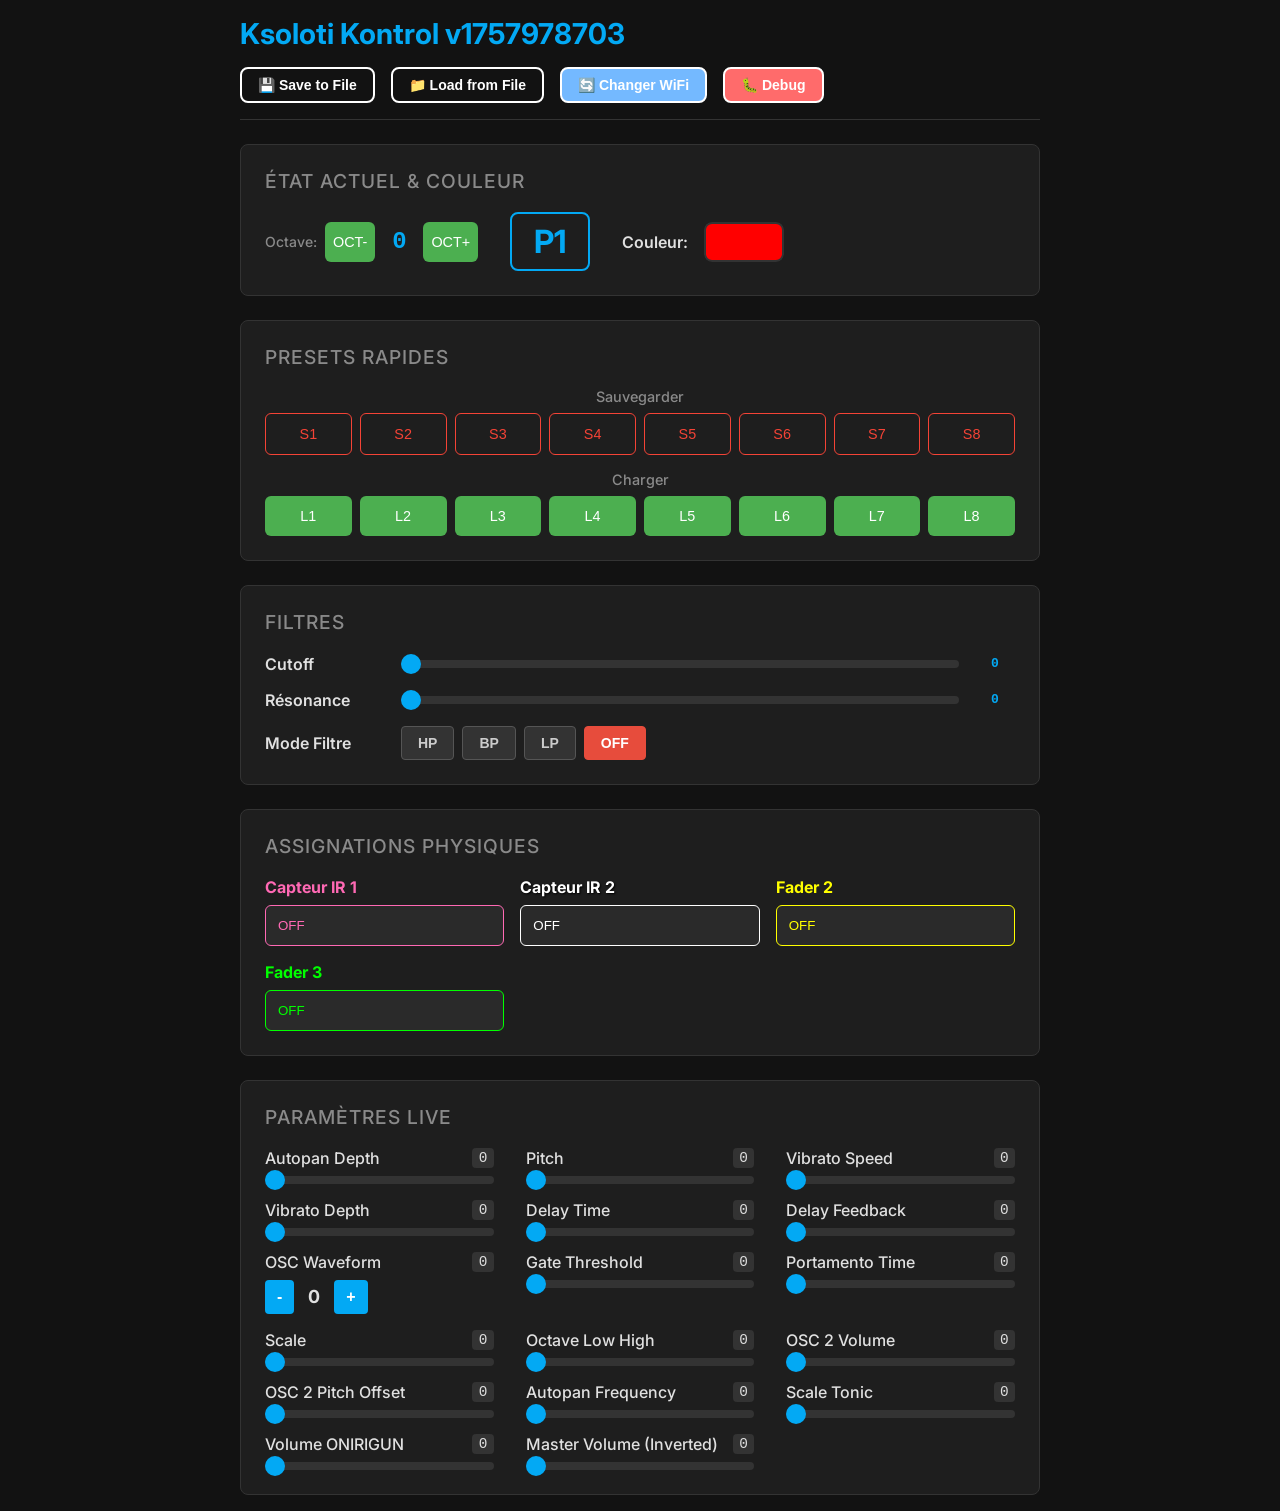
<file: data/index.html>
<!DOCTYPE html>
<html lang="fr">
<head>
    <meta charset="UTF-8">
    <meta name="viewport" content="width=device-width, initial-scale=1.0">
    <title>Ksoloti Kontrol v1757978703</title>
    <link rel="stylesheet" href="style.css">
</head>
<body>
    <div class="main-container">
        <header>
            <div class="header-content">
                <h1>Ksoloti Kontrol v1757978703</h1>
                <div class="backup-controls">
                    <button id="export-presets" class="backup-btn export-btn">💾 Save to File</button>
                    <button id="import-presets" class="backup-btn import-btn">📁 Load from File</button>
                    <button id="change-wifi" class="backup-btn wifi-btn">🔄 Changer WiFi</button>
                    <button id="debug-toggle" class="backup-btn debug-btn">🐛 Debug</button>
                    <input type="file" id="import-file" accept=".json" style="display: none;">
                </div>
            </div>
        </header>

        <!-- Zone de debug (masquée par défaut) -->
        <div id="debug-panel" class="debug-panel" style="display: none;">
            <div class="debug-header">
                <h3>🐛 Messages de Debug</h3>
                <button id="debug-clear" class="btn btn-small">Effacer</button>
                <button id="debug-refresh" class="btn btn-small">Actualiser</button>
            </div>
            <div id="debug-messages" class="debug-messages">
                <p>Chargement des messages de debug...</p>
            </div>
        </div>

        <!-- Interface unifiée -->
        <div class="main-content">
            <section id="control-status" class="card">
                <h2>État Actuel & Couleur</h2>
                <div class="control-status-grid">
                    <div class="octave-controls">
                        <label>Octave:</label>
                        <button id="octave-down" class="btn btn-load">OCT-</button>
                        <span id="octave-display" class="octave-value">0</span>
                        <button id="octave-up" class="btn btn-load">OCT+</button>
                    </div>
                    <div class="preset-status">
                        <span id="current-preset-display" class="preset-value">P1</span>
                    </div>
                    <div class="color-picker-container">
                        <label for="color-picker">Couleur:</label>
                        <input type="color" id="color-picker" value="#ff0000">
                        <div class="rgb-values" style="display: none;">
                            <span>R: <span id="rgb-red-value">255</span></span>
                            <span>G: <span id="rgb-green-value">0</span></span>
                            <span>B: <span id="rgb-blue-value">0</span></span>
                        </div>
                    </div>
                </div>
            </section>
            
            <!-- Section Presets intégrée dans Live Control -->
            <section id="presets" class="card">
                <h2>Presets Rapides</h2>
                <div class="presets-grid">
                    <div class="preset-group">
                        <label>Sauvegarder</label>
                        <div id="savePresetsContainer" class="preset-buttons">
                            <!-- Généré dynamiquement par JavaScript -->
                        </div>
                    </div>
                    <div class="preset-group">
                        <label>Charger</label>
                        <div id="loadPresetsContainer" class="preset-buttons">
                            <!-- Généré dynamiquement par JavaScript -->
                        </div>
                    </div>
                </div>
            </section>
            
            <!-- Section Filtres -->
            <section id="filters" class="card">
                <h2>Filtres</h2>
                <div class="filter-controls">
                    <div class="filter-row">
                        <label for="filter-cutoff">Cutoff</label>
                        <input type="range" id="filter-cutoff" class="fader" min="0" max="255" value="0">
                        <span class="value-display" id="filter-cutoff-value">0</span>
                    </div>
                    <div class="filter-row">
                        <label for="filter-reso">Résonance</label>
                        <input type="range" id="filter-reso" class="fader" min="0" max="255" value="0">
                        <span class="value-display" id="filter-reso-value">0</span>
                    </div>
                    <div class="filter-row">
                        <label>Mode Filtre</label>
                        <div class="filter-mode-controls">
                            <button class="btn-filter-mode" id="filter-hp" onclick="setFilterMode('HP')">HP</button>
                            <button class="btn-filter-mode" id="filter-bp" onclick="setFilterMode('BP')">BP</button>
                            <button class="btn-filter-mode" id="filter-lp" onclick="setFilterMode('LP')">LP</button>
                            <button class="btn-filter-mode active" id="filter-off" onclick="setFilterMode('OFF')">OFF</button>
                        </div>
                    </div>
                </div>
            </section>
            
            <!-- Section Assignations intégrée -->
            <section id="assignments" class="card">
                <h2>Assignations Physiques</h2>
                <div class="assignments-grid" id="assignmentsGrid">
                    <!-- Généré dynamiquement par JavaScript -->
                </div>
            </section>

            <section id="parameters" class="card">
                <h2>Paramètres Live</h2>
                <div class="params-grid" id="paramsGrid">
                    <!-- Généré dynamiquement par JavaScript -->
                </div>
            </section>
        </div>

        <!-- Zone de statut -->
        <div id="status" class="status"></div>
    </div>

    <script src="script.js"></script>
</body>
</html>
</file>
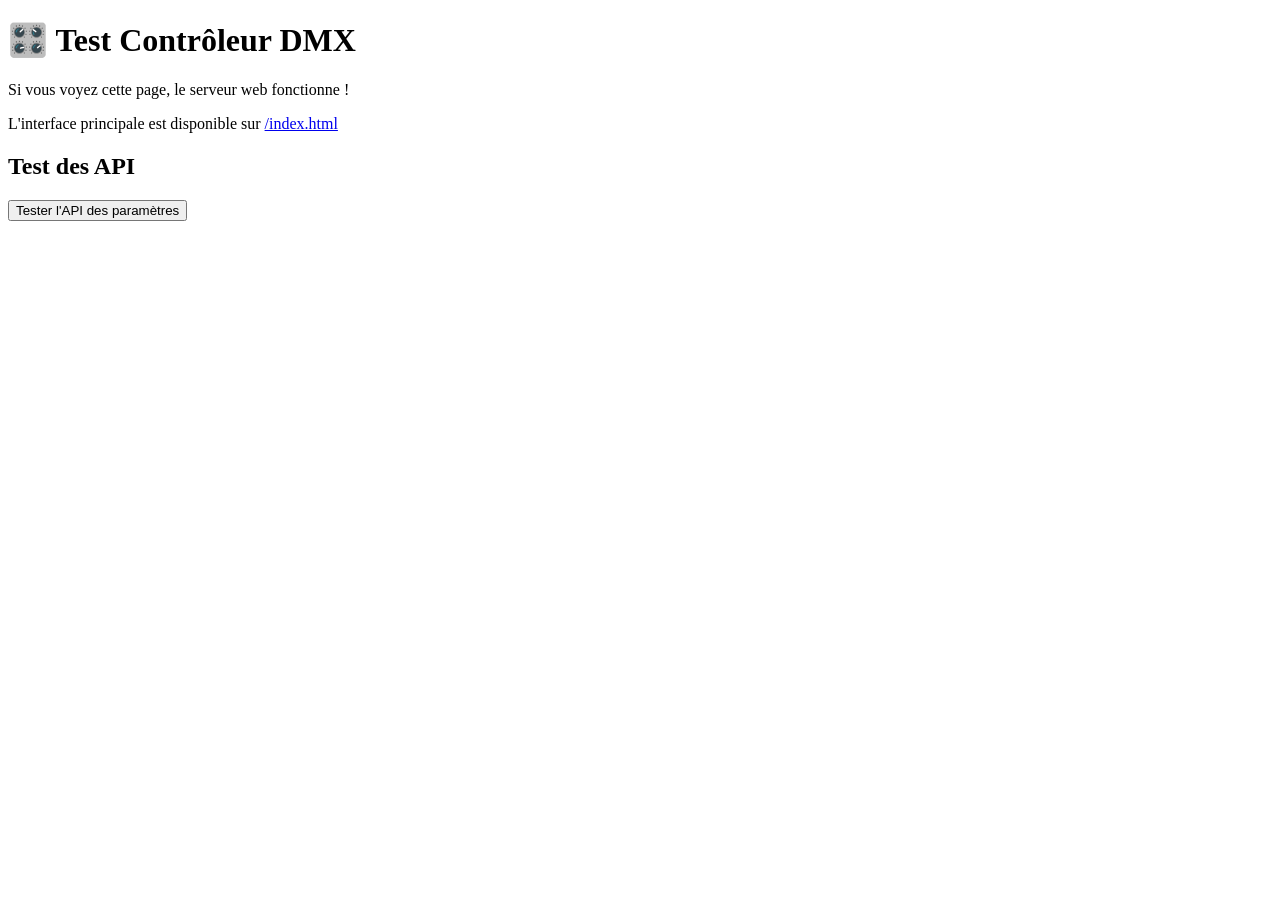
<file: data/test.html>
<!DOCTYPE html>
<html>
<head>
    <title>Test DMX Controller</title>
    <meta charset="UTF-8">
</head>
<body>
    <h1>🎛️ Test Contrôleur DMX</h1>
    <p>Si vous voyez cette page, le serveur web fonctionne !</p>
    <p>L'interface principale est disponible sur <a href="/index.html">/index.html</a></p>
    
    <h2>Test des API</h2>
    <button onclick="testAPI()">Tester l'API des paramètres</button>
    <div id="result"></div>
    
    <script>
        function testAPI() {
            fetch('/api/parameters')
                .then(response => response.json())
                .then(data => {
                    document.getElementById('result').innerHTML = 
                        '<h3>Réponse API :</h3><pre>' + JSON.stringify(data, null, 2) + '</pre>';
                })
                .catch(error => {
                    document.getElementById('result').innerHTML = 
                        '<h3>Erreur :</h3><pre>' + error.message + '</pre>';
                });
        }
    </script>
</body>
</html>
</file>
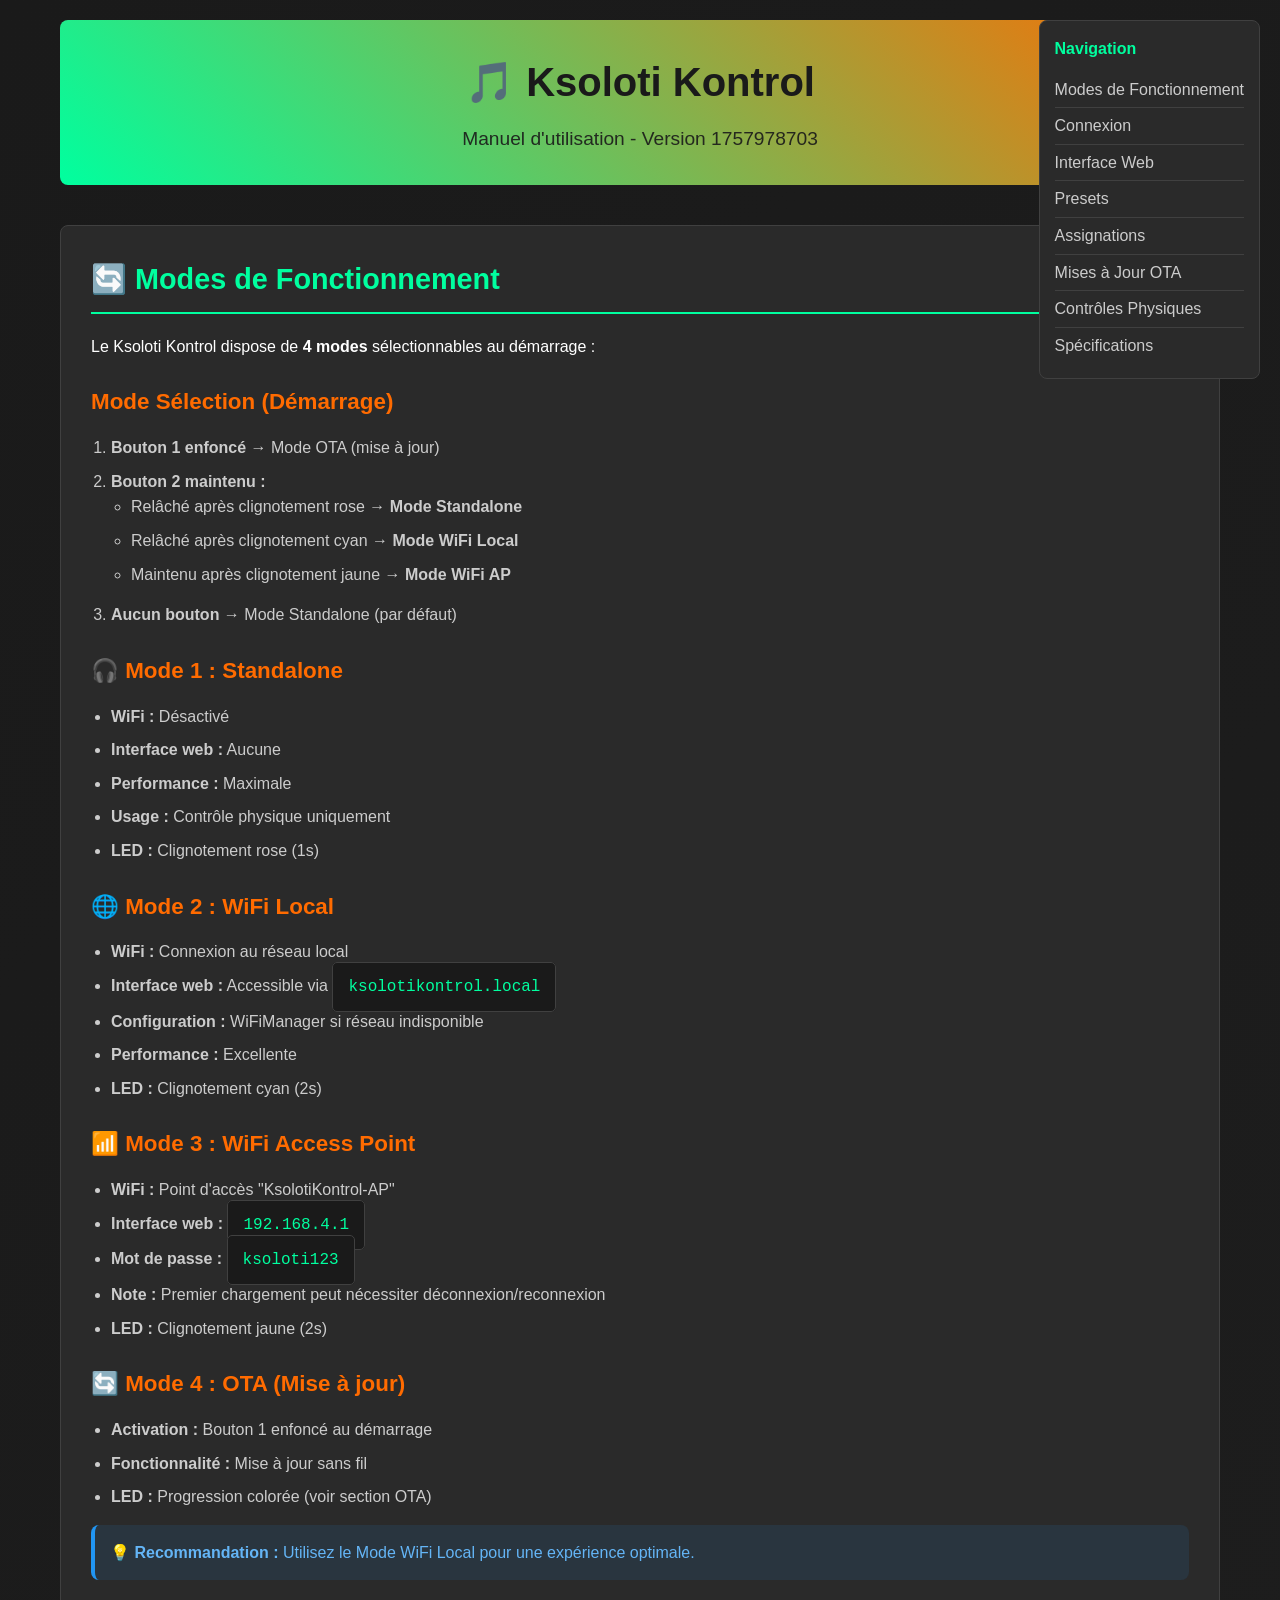
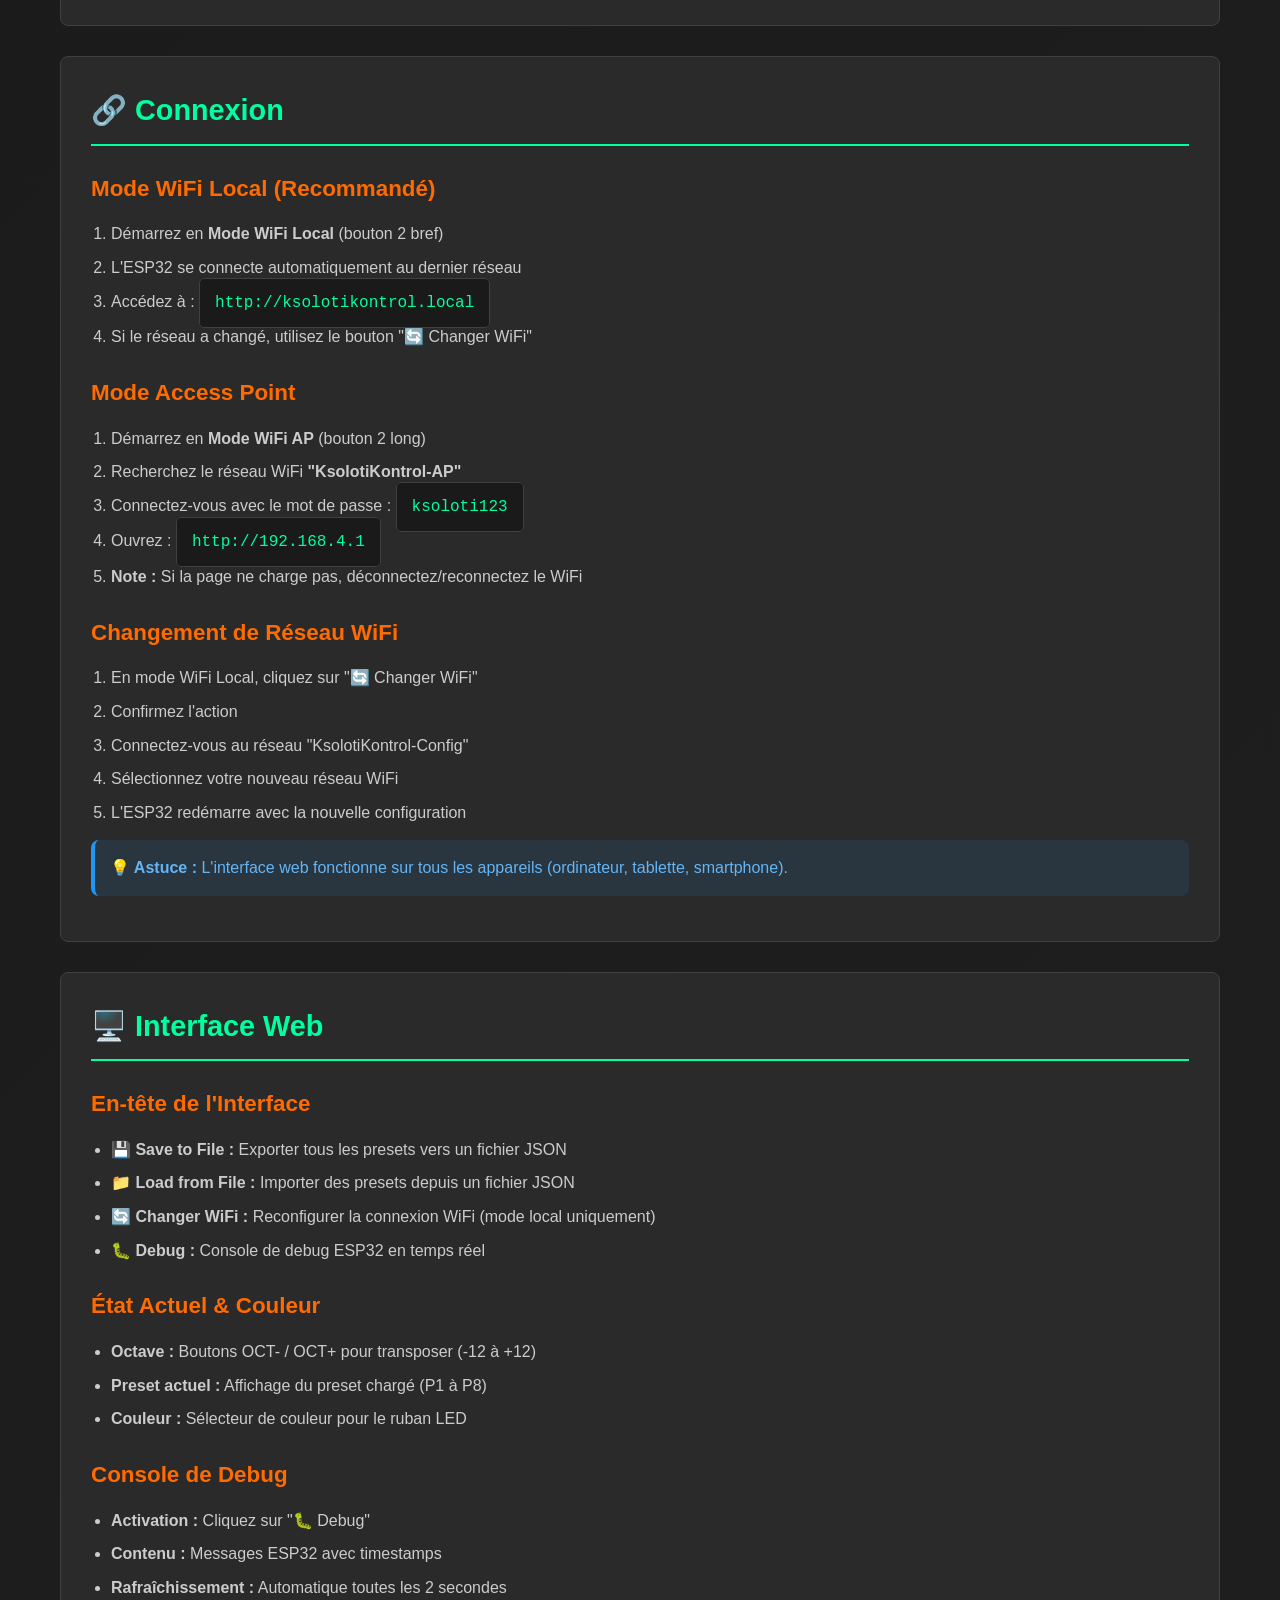
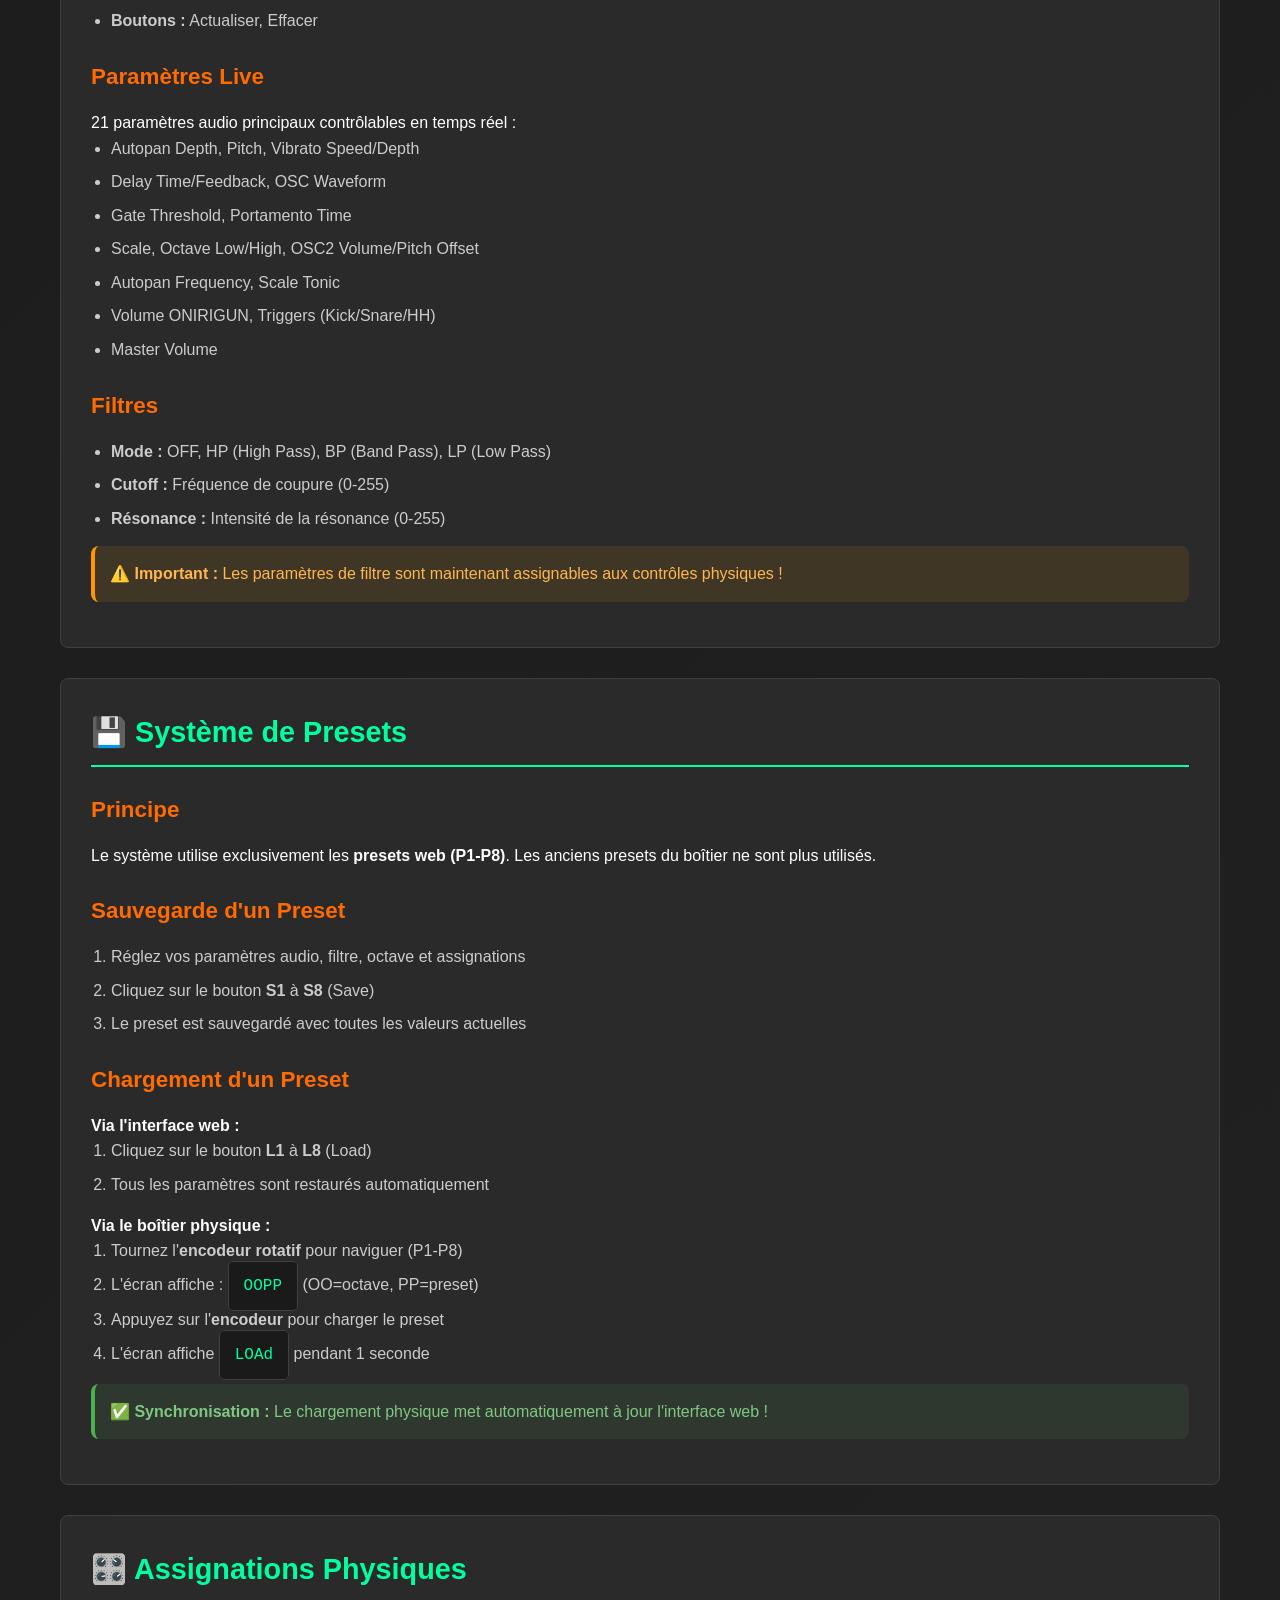
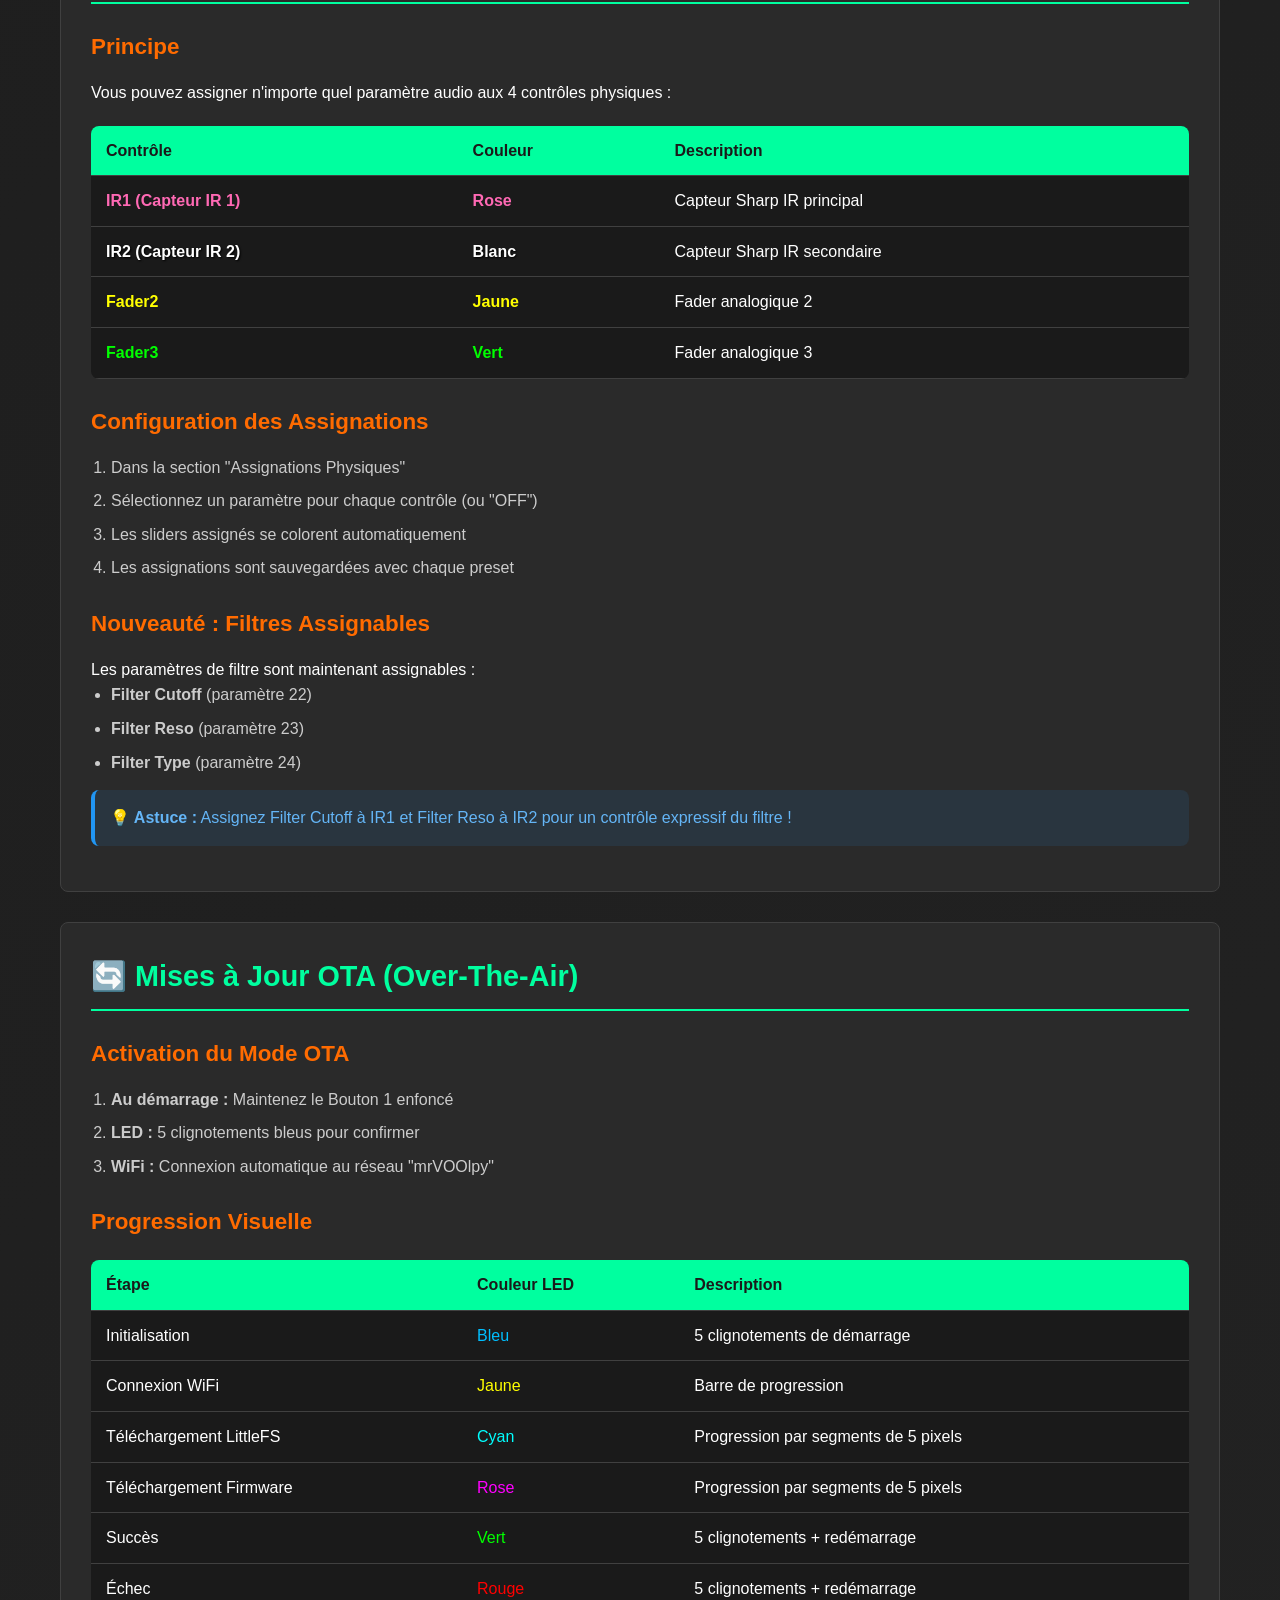
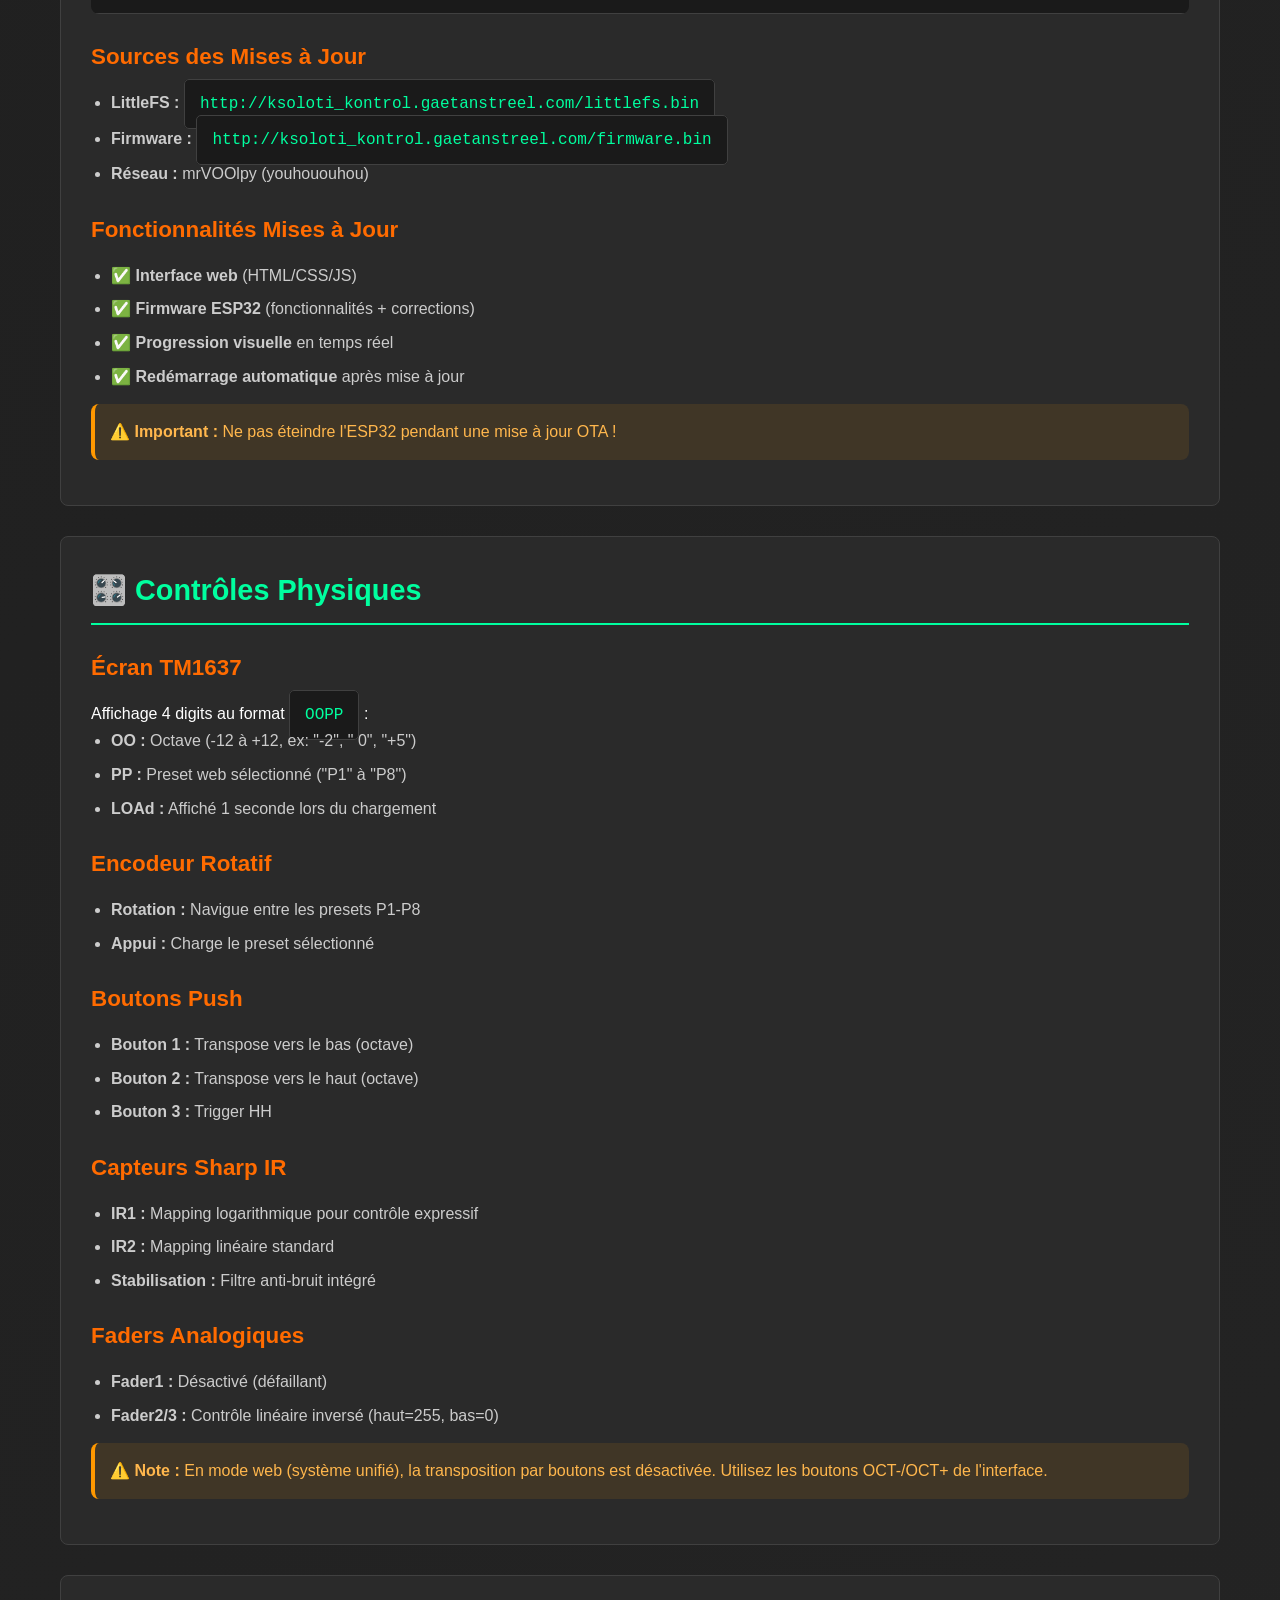
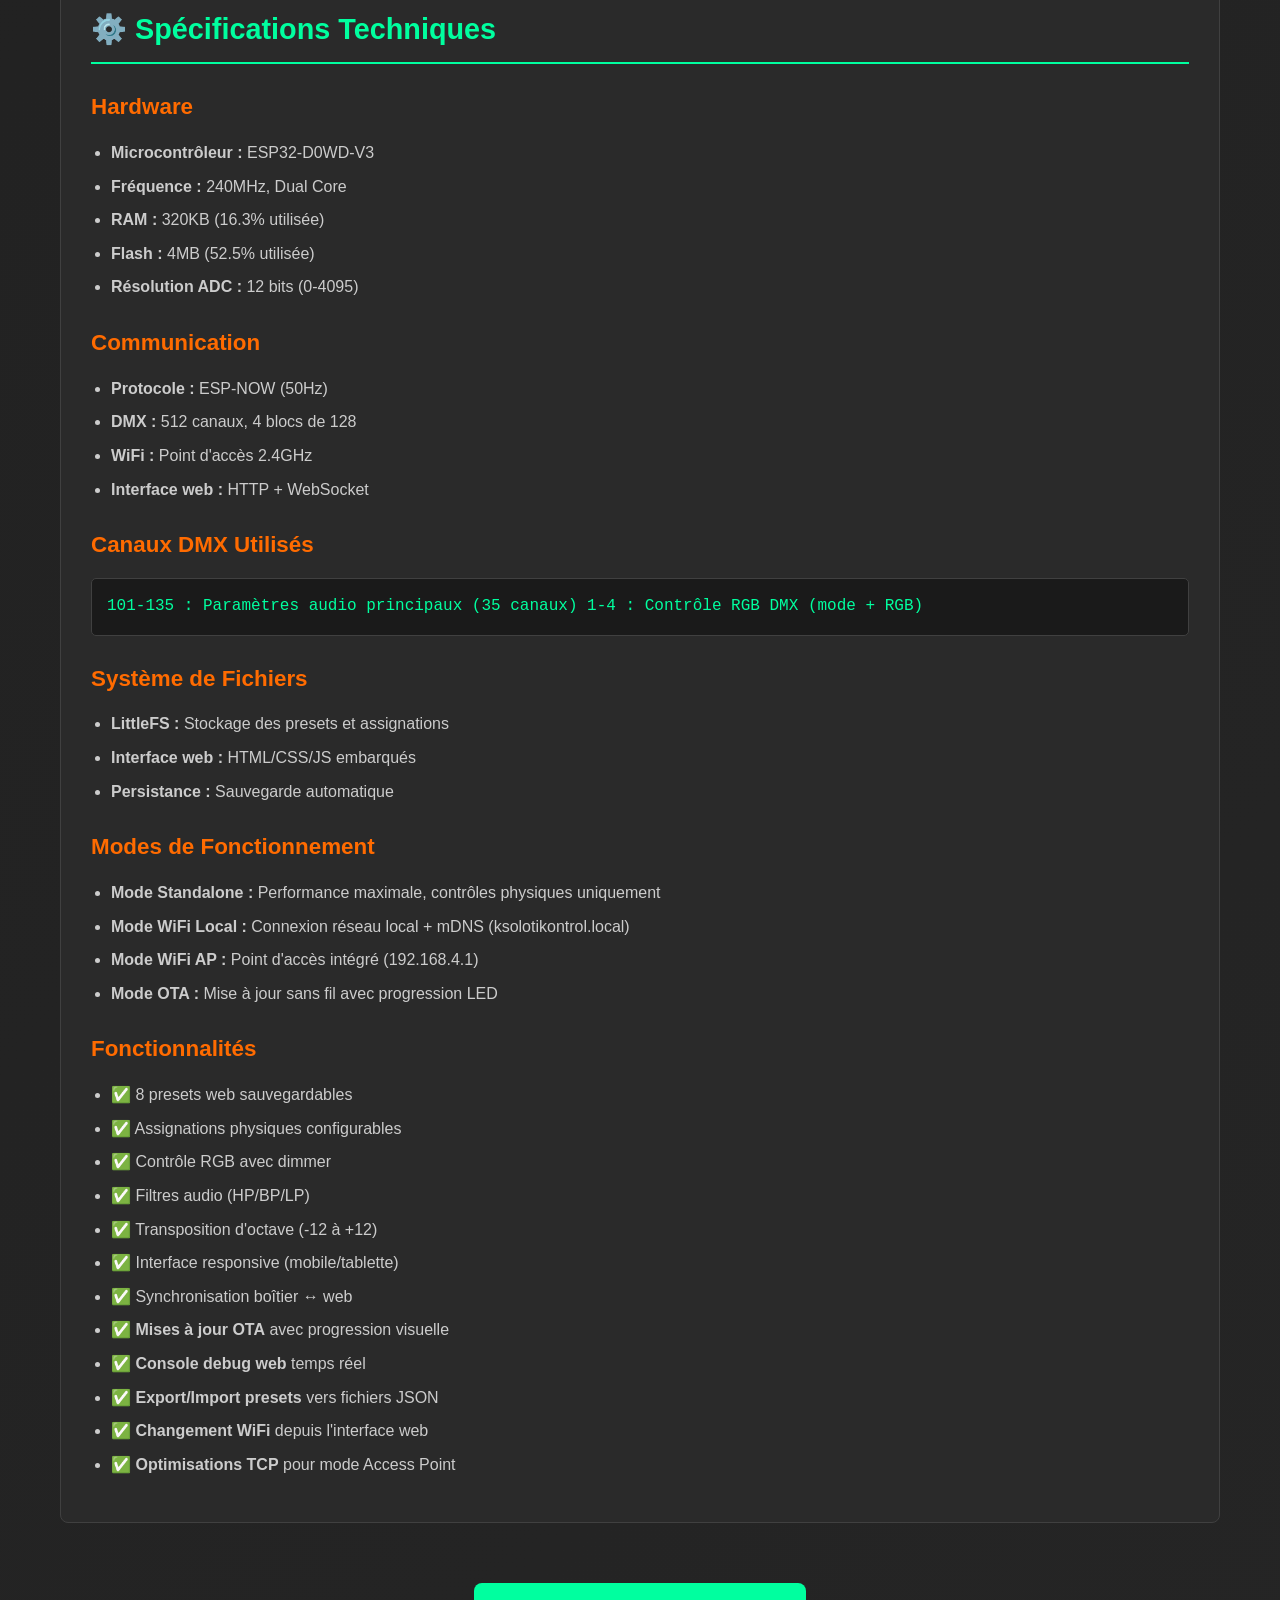
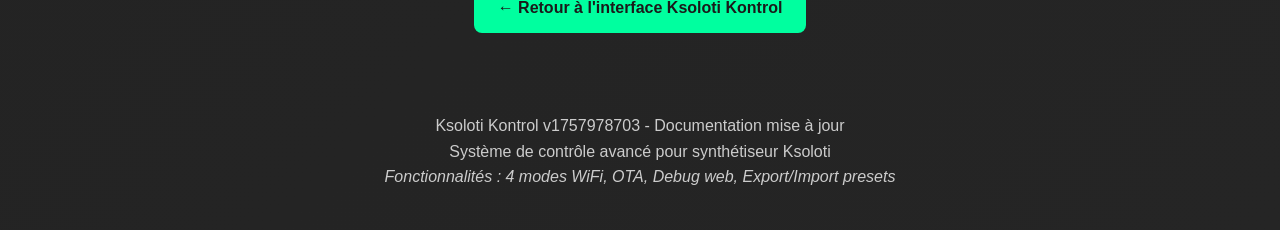
<file: documentation/manuel.html>
<!DOCTYPE html>
<html lang="fr">
<head>
    <meta charset="UTF-8">
    <meta name="viewport" content="width=device-width, initial-scale=1.0">
    <title>Manuel d'utilisation - Ksoloti Kontrol</title>
    <style>
        /* Variables CSS */
        :root {
            --primary-color: #00ff9f;
            --secondary-color: #ff6b00;
            --bg-color: #1a1a1a;
            --surface-color: #2a2a2a;
            --text-color: #ffffff;
            --text-color-secondary: #cccccc;
            --border-color: #404040;
            --success-color: #4caf50;
            --warning-color: #ff9800;
            --error-color: #f44336;
            --border-radius: 8px;
            --transition: all 0.3s ease;
        }

        /* Reset et base */
        * {
            margin: 0;
            padding: 0;
            box-sizing: border-box;
        }

        body {
            font-family: 'Segoe UI', Tahoma, Geneva, Verdana, sans-serif;
            background: linear-gradient(135deg, var(--bg-color) 0%, #252525 100%);
            color: var(--text-color);
            line-height: 1.6;
            min-height: 100vh;
        }

        .main-container {
            max-width: 1200px;
            margin: 0 auto;
            padding: 20px;
        }

        /* Header */
        header {
            text-align: center;
            margin-bottom: 40px;
            padding: 30px 0;
            background: linear-gradient(45deg, var(--primary-color), var(--secondary-color));
            border-radius: var(--border-radius);
            color: var(--bg-color);
        }

        h1 {
            font-size: 2.5rem;
            font-weight: bold;
            margin-bottom: 10px;
        }

        .subtitle {
            font-size: 1.2rem;
            opacity: 0.9;
        }

        /* Sections */
        .section {
            background: var(--surface-color);
            border-radius: var(--border-radius);
            padding: 30px;
            margin-bottom: 30px;
            border: 1px solid var(--border-color);
        }

        .section h2 {
            color: var(--primary-color);
            font-size: 1.8rem;
            margin-bottom: 20px;
            border-bottom: 2px solid var(--primary-color);
            padding-bottom: 10px;
        }

        .section h3 {
            color: var(--secondary-color);
            font-size: 1.4rem;
            margin: 25px 0 15px 0;
        }

        /* Listes */
        ul, ol {
            margin-left: 20px;
            margin-bottom: 15px;
        }

        li {
            margin-bottom: 8px;
            color: var(--text-color-secondary);
        }

        /* Code et exemples */
        .code {
            background: var(--bg-color);
            border: 1px solid var(--border-color);
            border-radius: 5px;
            padding: 15px;
            font-family: 'Courier New', monospace;
            margin: 15px 0;
            color: var(--primary-color);
        }

        /* Tableaux */
        table {
            width: 100%;
            border-collapse: collapse;
            margin: 20px 0;
            background: var(--bg-color);
            border-radius: var(--border-radius);
            overflow: hidden;
        }

        th, td {
            padding: 12px 15px;
            text-align: left;
            border-bottom: 1px solid var(--border-color);
        }

        th {
            background: var(--primary-color);
            color: var(--bg-color);
            font-weight: bold;
        }

        tr:hover {
            background: rgba(0, 255, 159, 0.1);
        }

        /* Couleurs d'assignation */
        .color-ir1 { color: #ff69b4; font-weight: bold; }
        .color-ir2 { color: #ffffff; font-weight: bold; text-shadow: 1px 1px 2px #000000; }
        .color-fader2 { color: #ffff00; font-weight: bold; }
        .color-fader3 { color: #00ff00; font-weight: bold; }

        /* Alertes */
        .alert {
            padding: 15px;
            border-radius: var(--border-radius);
            margin: 15px 0;
            border-left: 4px solid;
        }

        .alert-info {
            background: rgba(33, 150, 243, 0.1);
            border-color: #2196f3;
            color: #64b5f6;
        }

        .alert-warning {
            background: rgba(255, 152, 0, 0.1);
            border-color: var(--warning-color);
            color: #ffb74d;
        }

        .alert-success {
            background: rgba(76, 175, 80, 0.1);
            border-color: var(--success-color);
            color: #81c784;
        }

        /* Navigation flottante */
        .nav-float {
            position: fixed;
            top: 20px;
            right: 20px;
            background: var(--surface-color);
            border: 1px solid var(--border-color);
            border-radius: var(--border-radius);
            padding: 15px;
            max-width: 250px;
            z-index: 1000;
        }

        .nav-float h3 {
            color: var(--primary-color);
            font-size: 1rem;
            margin-bottom: 10px;
        }

        .nav-float a {
            display: block;
            color: var(--text-color-secondary);
            text-decoration: none;
            padding: 5px 0;
            border-bottom: 1px solid var(--border-color);
            transition: var(--transition);
        }

        .nav-float a:hover {
            color: var(--primary-color);
        }

        .nav-float a:last-child {
            border-bottom: none;
        }

        /* Responsive */
        @media (max-width: 768px) {
            .nav-float {
                display: none;
            }
            
            h1 {
                font-size: 2rem;
            }
            
            .section {
                padding: 20px;
            }
        }

        /* Bouton retour */
        .back-button {
            display: inline-block;
            background: var(--primary-color);
            color: var(--bg-color);
            padding: 12px 24px;
            border-radius: var(--border-radius);
            text-decoration: none;
            font-weight: bold;
            transition: var(--transition);
            margin: 20px 0;
        }

        .back-button:hover {
            background: var(--secondary-color);
            transform: translateY(-2px);
        }
    </style>
</head>
<body>
    <!-- Navigation flottante -->
    <div class="nav-float">
        <h3>Navigation</h3>
        <a href="#modes">Modes de Fonctionnement</a>
        <a href="#connexion">Connexion</a>
        <a href="#interface">Interface Web</a>
        <a href="#presets">Presets</a>
        <a href="#assignations">Assignations</a>
        <a href="#ota">Mises à Jour OTA</a>
        <a href="#boitier">Contrôles Physiques</a>
        <a href="#specifications">Spécifications</a>
    </div>

    <div class="main-container">
        <header>
            <h1>🎵 Ksoloti Kontrol</h1>
            <div class="subtitle">Manuel d'utilisation - Version 1757978703</div>
        </header>

        <section class="section" id="modes">
            <h2>🔄 Modes de Fonctionnement</h2>
            
            <p>Le Ksoloti Kontrol dispose de <strong>4 modes</strong> sélectionnables au démarrage :</p>
            
            <h3>Mode Sélection (Démarrage)</h3>
            <ol>
                <li><strong>Bouton 1 enfoncé</strong> → Mode OTA (mise à jour)</li>
                <li><strong>Bouton 2 maintenu :</strong>
                    <ul>
                        <li>Relâché après clignotement rose → <strong>Mode Standalone</strong></li>
                        <li>Relâché après clignotement cyan → <strong>Mode WiFi Local</strong></li>
                        <li>Maintenu après clignotement jaune → <strong>Mode WiFi AP</strong></li>
                    </ul>
                </li>
                <li><strong>Aucun bouton</strong> → Mode Standalone (par défaut)</li>
            </ol>

            <h3>🎧 Mode 1 : Standalone</h3>
            <ul>
                <li><strong>WiFi :</strong> Désactivé</li>
                <li><strong>Interface web :</strong> Aucune</li>
                <li><strong>Performance :</strong> Maximale</li>
                <li><strong>Usage :</strong> Contrôle physique uniquement</li>
                <li><strong>LED :</strong> Clignotement rose (1s)</li>
            </ul>

            <h3>🌐 Mode 2 : WiFi Local</h3>
            <ul>
                <li><strong>WiFi :</strong> Connexion au réseau local</li>
                <li><strong>Interface web :</strong> Accessible via <span class="code">ksolotikontrol.local</span></li>
                <li><strong>Configuration :</strong> WiFiManager si réseau indisponible</li>
                <li><strong>Performance :</strong> Excellente</li>
                <li><strong>LED :</strong> Clignotement cyan (2s)</li>
            </ul>

            <h3>📶 Mode 3 : WiFi Access Point</h3>
            <ul>
                <li><strong>WiFi :</strong> Point d'accès "KsolotiKontrol-AP"</li>
                <li><strong>Interface web :</strong> <span class="code">192.168.4.1</span></li>
                <li><strong>Mot de passe :</strong> <span class="code">ksoloti123</span></li>
                <li><strong>Note :</strong> Premier chargement peut nécessiter déconnexion/reconnexion</li>
                <li><strong>LED :</strong> Clignotement jaune (2s)</li>
            </ul>

            <h3>🔄 Mode 4 : OTA (Mise à jour)</h3>
            <ul>
                <li><strong>Activation :</strong> Bouton 1 enfoncé au démarrage</li>
                <li><strong>Fonctionnalité :</strong> Mise à jour sans fil</li>
                <li><strong>LED :</strong> Progression colorée (voir section OTA)</li>
            </ul>

            <div class="alert alert-info">
                <strong>💡 Recommandation :</strong> Utilisez le Mode WiFi Local pour une expérience optimale.
            </div>
        </section>

        <section class="section" id="connexion">
            <h2>🔗 Connexion</h2>
            
            <h3>Mode WiFi Local (Recommandé)</h3>
            <ol>
                <li>Démarrez en <strong>Mode WiFi Local</strong> (bouton 2 bref)</li>
                <li>L'ESP32 se connecte automatiquement au dernier réseau</li>
                <li>Accédez à : <span class="code">http://ksolotikontrol.local</span></li>
                <li>Si le réseau a changé, utilisez le bouton "🔄 Changer WiFi"</li>
            </ol>

            <h3>Mode Access Point</h3>
            <ol>
                <li>Démarrez en <strong>Mode WiFi AP</strong> (bouton 2 long)</li>
                <li>Recherchez le réseau WiFi <strong>"KsolotiKontrol-AP"</strong></li>
                <li>Connectez-vous avec le mot de passe : <span class="code">ksoloti123</span></li>
                <li>Ouvrez : <span class="code">http://192.168.4.1</span></li>
                <li><strong>Note :</strong> Si la page ne charge pas, déconnectez/reconnectez le WiFi</li>
            </ol>

            <h3>Changement de Réseau WiFi</h3>
            <ol>
                <li>En mode WiFi Local, cliquez sur "🔄 Changer WiFi"</li>
                <li>Confirmez l'action</li>
                <li>Connectez-vous au réseau "KsolotiKontrol-Config"</li>
                <li>Sélectionnez votre nouveau réseau WiFi</li>
                <li>L'ESP32 redémarre avec la nouvelle configuration</li>
            </ol>

            <div class="alert alert-info">
                <strong>💡 Astuce :</strong> L'interface web fonctionne sur tous les appareils (ordinateur, tablette, smartphone).
            </div>
        </section>

        <section class="section" id="interface">
            <h2>🖥️ Interface Web</h2>
            
            <h3>En-tête de l'Interface</h3>
            <ul>
                <li><strong>💾 Save to File :</strong> Exporter tous les presets vers un fichier JSON</li>
                <li><strong>📁 Load from File :</strong> Importer des presets depuis un fichier JSON</li>
                <li><strong>🔄 Changer WiFi :</strong> Reconfigurer la connexion WiFi (mode local uniquement)</li>
                <li><strong>🐛 Debug :</strong> Console de debug ESP32 en temps réel</li>
            </ul>

            <h3>État Actuel & Couleur</h3>
            <ul>
                <li><strong>Octave :</strong> Boutons OCT- / OCT+ pour transposer (-12 à +12)</li>
                <li><strong>Preset actuel :</strong> Affichage du preset chargé (P1 à P8)</li>
                <li><strong>Couleur :</strong> Sélecteur de couleur pour le ruban LED</li>
            </ul>

            <h3>Console de Debug</h3>
            <ul>
                <li><strong>Activation :</strong> Cliquez sur "🐛 Debug"</li>
                <li><strong>Contenu :</strong> Messages ESP32 avec timestamps</li>
                <li><strong>Rafraîchissement :</strong> Automatique toutes les 2 secondes</li>
                <li><strong>Boutons :</strong> Actualiser, Effacer</li>
            </ul>

            <h3>Paramètres Live</h3>
            <p>21 paramètres audio principaux contrôlables en temps réel :</p>
            <ul>
                <li>Autopan Depth, Pitch, Vibrato Speed/Depth</li>
                <li>Delay Time/Feedback, OSC Waveform</li>
                <li>Gate Threshold, Portamento Time</li>
                <li>Scale, Octave Low/High, OSC2 Volume/Pitch Offset</li>
                <li>Autopan Frequency, Scale Tonic</li>
                <li>Volume ONIRIGUN, Triggers (Kick/Snare/HH)</li>
                <li>Master Volume</li>
            </ul>

            <h3>Filtres</h3>
            <ul>
                <li><strong>Mode :</strong> OFF, HP (High Pass), BP (Band Pass), LP (Low Pass)</li>
                <li><strong>Cutoff :</strong> Fréquence de coupure (0-255)</li>
                <li><strong>Résonance :</strong> Intensité de la résonance (0-255)</li>
            </ul>

            <div class="alert alert-warning">
                <strong>⚠️ Important :</strong> Les paramètres de filtre sont maintenant assignables aux contrôles physiques !
            </div>
        </section>

        <section class="section" id="presets">
            <h2>💾 Système de Presets</h2>
            
            <h3>Principe</h3>
            <p>Le système utilise exclusivement les <strong>presets web (P1-P8)</strong>. Les anciens presets du boîtier ne sont plus utilisés.</p>

            <h3>Sauvegarde d'un Preset</h3>
            <ol>
                <li>Réglez vos paramètres audio, filtre, octave et assignations</li>
                <li>Cliquez sur le bouton <strong>S1</strong> à <strong>S8</strong> (Save)</li>
                <li>Le preset est sauvegardé avec toutes les valeurs actuelles</li>
            </ol>

            <h3>Chargement d'un Preset</h3>
            <p><strong>Via l'interface web :</strong></p>
            <ol>
                <li>Cliquez sur le bouton <strong>L1</strong> à <strong>L8</strong> (Load)</li>
                <li>Tous les paramètres sont restaurés automatiquement</li>
            </ol>

            <p><strong>Via le boîtier physique :</strong></p>
            <ol>
                <li>Tournez l'<strong>encodeur rotatif</strong> pour naviguer (P1-P8)</li>
                <li>L'écran affiche : <span class="code">OOPP</span> (OO=octave, PP=preset)</li>
                <li>Appuyez sur l'<strong>encodeur</strong> pour charger le preset</li>
                <li>L'écran affiche <span class="code">LOAd</span> pendant 1 seconde</li>
            </ol>

            <div class="alert alert-success">
                <strong>✅ Synchronisation :</strong> Le chargement physique met automatiquement à jour l'interface web !
            </div>
        </section>

        <section class="section" id="assignations">
            <h2>🎛️ Assignations Physiques</h2>
            
            <h3>Principe</h3>
            <p>Vous pouvez assigner n'importe quel paramètre audio aux 4 contrôles physiques :</p>
            
            <table>
                <tr>
                    <th>Contrôle</th>
                    <th>Couleur</th>
                    <th>Description</th>
                </tr>
                <tr>
                    <td class="color-ir1">IR1 (Capteur IR 1)</td>
                    <td class="color-ir1">Rose</td>
                    <td>Capteur Sharp IR principal</td>
                </tr>
                <tr>
                    <td class="color-ir2">IR2 (Capteur IR 2)</td>
                    <td class="color-ir2">Blanc</td>
                    <td>Capteur Sharp IR secondaire</td>
                </tr>
                <tr>
                    <td class="color-fader2">Fader2</td>
                    <td class="color-fader2">Jaune</td>
                    <td>Fader analogique 2</td>
                </tr>
                <tr>
                    <td class="color-fader3">Fader3</td>
                    <td class="color-fader3">Vert</td>
                    <td>Fader analogique 3</td>
                </tr>
            </table>

            <h3>Configuration des Assignations</h3>
            <ol>
                <li>Dans la section "Assignations Physiques"</li>
                <li>Sélectionnez un paramètre pour chaque contrôle (ou "OFF")</li>
                <li>Les sliders assignés se colorent automatiquement</li>
                <li>Les assignations sont sauvegardées avec chaque preset</li>
            </ol>

            <h3>Nouveauté : Filtres Assignables</h3>
            <p>Les paramètres de filtre sont maintenant assignables :</p>
            <ul>
                <li><strong>Filter Cutoff</strong> (paramètre 22)</li>
                <li><strong>Filter Reso</strong> (paramètre 23)</li>
                <li><strong>Filter Type</strong> (paramètre 24)</li>
            </ul>

            <div class="alert alert-info">
                <strong>💡 Astuce :</strong> Assignez Filter Cutoff à IR1 et Filter Reso à IR2 pour un contrôle expressif du filtre !
            </div>
        </section>

        <section class="section" id="ota">
            <h2>🔄 Mises à Jour OTA (Over-The-Air)</h2>
            
            <h3>Activation du Mode OTA</h3>
            <ol>
                <li><strong>Au démarrage :</strong> Maintenez le Bouton 1 enfoncé</li>
                <li><strong>LED :</strong> 5 clignotements bleus pour confirmer</li>
                <li><strong>WiFi :</strong> Connexion automatique au réseau "mrVOOlpy"</li>
            </ol>

            <h3>Progression Visuelle</h3>
            <table>
                <tr>
                    <th>Étape</th>
                    <th>Couleur LED</th>
                    <th>Description</th>
                </tr>
                <tr>
                    <td>Initialisation</td>
                    <td style="color: #00bfff;">Bleu</td>
                    <td>5 clignotements de démarrage</td>
                </tr>
                <tr>
                    <td>Connexion WiFi</td>
                    <td style="color: #ffff00;">Jaune</td>
                    <td>Barre de progression</td>
                </tr>
                <tr>
                    <td>Téléchargement LittleFS</td>
                    <td style="color: #00ffff;">Cyan</td>
                    <td>Progression par segments de 5 pixels</td>
                </tr>
                <tr>
                    <td>Téléchargement Firmware</td>
                    <td style="color: #ff00ff;">Rose</td>
                    <td>Progression par segments de 5 pixels</td>
                </tr>
                <tr>
                    <td>Succès</td>
                    <td style="color: #00ff00;">Vert</td>
                    <td>5 clignotements + redémarrage</td>
                </tr>
                <tr>
                    <td>Échec</td>
                    <td style="color: #ff0000;">Rouge</td>
                    <td>5 clignotements + redémarrage</td>
                </tr>
            </table>

            <h3>Sources des Mises à Jour</h3>
            <ul>
                <li><strong>LittleFS :</strong> <span class="code">http://ksoloti_kontrol.gaetanstreel.com/littlefs.bin</span></li>
                <li><strong>Firmware :</strong> <span class="code">http://ksoloti_kontrol.gaetanstreel.com/firmware.bin</span></li>
                <li><strong>Réseau :</strong> mrVOOlpy (youhououhou)</li>
            </ul>

            <h3>Fonctionnalités Mises à Jour</h3>
            <ul>
                <li>✅ <strong>Interface web</strong> (HTML/CSS/JS)</li>
                <li>✅ <strong>Firmware ESP32</strong> (fonctionnalités + corrections)</li>
                <li>✅ <strong>Progression visuelle</strong> en temps réel</li>
                <li>✅ <strong>Redémarrage automatique</strong> après mise à jour</li>
            </ul>

            <div class="alert alert-warning">
                <strong>⚠️ Important :</strong> Ne pas éteindre l'ESP32 pendant une mise à jour OTA !
            </div>
        </section>

        <section class="section" id="boitier">
            <h2>🎛️ Contrôles Physiques</h2>
            
            <h3>Écran TM1637</h3>
            <p>Affichage 4 digits au format <span class="code">OOPP</span> :</p>
            <ul>
                <li><strong>OO :</strong> Octave (-12 à +12, ex: "-2", " 0", "+5")</li>
                <li><strong>PP :</strong> Preset web sélectionné ("P1" à "P8")</li>
                <li><strong>LOAd :</strong> Affiché 1 seconde lors du chargement</li>
            </ul>

            <h3>Encodeur Rotatif</h3>
            <ul>
                <li><strong>Rotation :</strong> Navigue entre les presets P1-P8</li>
                <li><strong>Appui :</strong> Charge le preset sélectionné</li>
            </ul>

            <h3>Boutons Push</h3>
            <ul>
                <li><strong>Bouton 1 :</strong> Transpose vers le bas (octave)</li>
                <li><strong>Bouton 2 :</strong> Transpose vers le haut (octave)</li>
                <li><strong>Bouton 3 :</strong> Trigger HH</li>
            </ul>

            <h3>Capteurs Sharp IR</h3>
            <ul>
                <li><strong>IR1 :</strong> Mapping logarithmique pour contrôle expressif</li>
                <li><strong>IR2 :</strong> Mapping linéaire standard</li>
                <li><strong>Stabilisation :</strong> Filtre anti-bruit intégré</li>
            </ul>

            <h3>Faders Analogiques</h3>
            <ul>
                <li><strong>Fader1 :</strong> Désactivé (défaillant)</li>
                <li><strong>Fader2/3 :</strong> Contrôle linéaire inversé (haut=255, bas=0)</li>
            </ul>

            <div class="alert alert-warning">
                <strong>⚠️ Note :</strong> En mode web (système unifié), la transposition par boutons est désactivée. Utilisez les boutons OCT-/OCT+ de l'interface.
            </div>
        </section>

        <section class="section" id="specifications">
            <h2>⚙️ Spécifications Techniques</h2>
            
            <h3>Hardware</h3>
            <ul>
                <li><strong>Microcontrôleur :</strong> ESP32-D0WD-V3</li>
                <li><strong>Fréquence :</strong> 240MHz, Dual Core</li>
                <li><strong>RAM :</strong> 320KB (16.3% utilisée)</li>
                <li><strong>Flash :</strong> 4MB (52.5% utilisée)</li>
                <li><strong>Résolution ADC :</strong> 12 bits (0-4095)</li>
            </ul>

            <h3>Communication</h3>
            <ul>
                <li><strong>Protocole :</strong> ESP-NOW (50Hz)</li>
                <li><strong>DMX :</strong> 512 canaux, 4 blocs de 128</li>
                <li><strong>WiFi :</strong> Point d'accès 2.4GHz</li>
                <li><strong>Interface web :</strong> HTTP + WebSocket</li>
            </ul>

            <h3>Canaux DMX Utilisés</h3>
            <div class="code">
101-135 : Paramètres audio principaux (35 canaux)
1-4     : Contrôle RGB DMX (mode + RGB)
            </div>

            <h3>Système de Fichiers</h3>
            <ul>
                <li><strong>LittleFS :</strong> Stockage des presets et assignations</li>
                <li><strong>Interface web :</strong> HTML/CSS/JS embarqués</li>
                <li><strong>Persistance :</strong> Sauvegarde automatique</li>
            </ul>

            <h3>Modes de Fonctionnement</h3>
            <ul>
                <li><strong>Mode Standalone :</strong> Performance maximale, contrôles physiques uniquement</li>
                <li><strong>Mode WiFi Local :</strong> Connexion réseau local + mDNS (ksolotikontrol.local)</li>
                <li><strong>Mode WiFi AP :</strong> Point d'accès intégré (192.168.4.1)</li>
                <li><strong>Mode OTA :</strong> Mise à jour sans fil avec progression LED</li>
            </ul>

            <h3>Fonctionnalités</h3>
            <ul>
                <li>✅ 8 presets web sauvegardables</li>
                <li>✅ Assignations physiques configurables</li>
                <li>✅ Contrôle RGB avec dimmer</li>
                <li>✅ Filtres audio (HP/BP/LP)</li>
                <li>✅ Transposition d'octave (-12 à +12)</li>
                <li>✅ Interface responsive (mobile/tablette)</li>
                <li>✅ Synchronisation boîtier ↔ web</li>
                <li>✅ <strong>Mises à jour OTA</strong> avec progression visuelle</li>
                <li>✅ <strong>Console debug web</strong> temps réel</li>
                <li>✅ <strong>Export/Import presets</strong> vers fichiers JSON</li>
                <li>✅ <strong>Changement WiFi</strong> depuis l'interface web</li>
                <li>✅ <strong>Optimisations TCP</strong> pour mode Access Point</li>
            </ul>
        </section>

        <div style="text-align: center; margin: 40px 0;">
            <a href="/" class="back-button">← Retour à l'interface Ksoloti Kontrol</a>
        </div>

        <footer style="text-align: center; color: var(--text-color-secondary); margin-top: 40px; padding: 20px;">
            <p>Ksoloti Kontrol v1757978703 - Documentation mise à jour</p>
            <p>Système de contrôle avancé pour synthétiseur Ksoloti</p>
            <p><em>Fonctionnalités : 4 modes WiFi, OTA, Debug web, Export/Import presets</em></p>
        </footer>
    </div>

    <script>
        // Navigation fluide
        document.querySelectorAll('.nav-float a[href^="#"]').forEach(anchor => {
            anchor.addEventListener('click', function (e) {
                e.preventDefault();
                const target = document.querySelector(this.getAttribute('href'));
                if (target) {
                    target.scrollIntoView({
                        behavior: 'smooth',
                        block: 'start'
                    });
                }
            });
        });

        // Highlight de la section active
        function highlightActiveSection() {
            const sections = document.querySelectorAll('.section[id]');
            const navLinks = document.querySelectorAll('.nav-float a[href^="#"]');
            
            let current = '';
            sections.forEach(section => {
                const sectionTop = section.offsetTop - 100;
                if (window.pageYOffset >= sectionTop) {
                    current = section.getAttribute('id');
                }
            });

            navLinks.forEach(link => {
                link.style.color = 'var(--text-color-secondary)';
                if (link.getAttribute('href') === '#' + current) {
                    link.style.color = 'var(--primary-color)';
                }
            });
        }

        window.addEventListener('scroll', highlightActiveSection);
        highlightActiveSection(); // Initial call

        // Animation d'entrée
        document.addEventListener('DOMContentLoaded', function() {
            const sections = document.querySelectorAll('.section');
            const observer = new IntersectionObserver((entries) => {
                entries.forEach(entry => {
                    if (entry.isIntersecting) {
                        entry.target.style.opacity = '1';
                        entry.target.style.transform = 'translateY(0)';
                    }
                });
            }, { threshold: 0.1 });

            sections.forEach(section => {
                section.style.opacity = '0';
                section.style.transform = 'translateY(30px)';
                section.style.transition = 'opacity 0.6s ease, transform 0.6s ease';
                observer.observe(section);
            });
        });
    </script>
</body>
</html>
</file>
<file: data/style.css>
/* --- Import de la police & Variables de style --- */
@import url('https://fonts.googleapis.com/css2?family=Inter:wght@400;500;700&display=swap');

:root {
  --bg-color: #121212;
  --surface-color: #1e1e1e;
  --primary-color: #03A9F4; /* Bleu vif */
  --primary-color-hover: #4fc3f7;
  --text-color: #e0e0e0;
  --text-color-secondary: #8a8a8a;
  --border-color: #333333;
  --border-radius: 8px;
}

/* --- Styles de base & Reset --- */
* {
  box-sizing: border-box;
  margin: 0;
  padding: 0;
}

body {
  font-family: 'Inter', sans-serif;
  background-color: var(--bg-color);
  color: var(--text-color);
  padding: 1rem;
  display: flex;
  justify-content: center;
}

.main-container {
  width: 100%;
  max-width: 800px;
  display: flex;
  flex-direction: column;
  gap: 1.5rem; /* Espace entre les sections */
}

/* --- En-tête --- */
header {
  border-bottom: 1px solid var(--border-color);
  padding-bottom: 1rem;
}

.header-content {
  display: flex;
  justify-content: space-between;
  align-items: center;
  flex-wrap: wrap;
  gap: 1rem;
}

header h1 {
  font-size: 1.8rem;
  font-weight: 700;
  color: var(--primary-color);
  margin: 0;
}

/* --- Contrôles de sauvegarde --- */
.header-content {
  display: flex;
  justify-content: space-between;
  align-items: center;
  width: 100%;
}

.backup-controls {
  display: flex;
  gap: 1rem;
  align-items: center;
}

.backup-btn {
  padding: 8px 16px;
  border: 2px solid;
  border-radius: var(--border-radius);
  font-weight: bold;
  cursor: pointer;
  transition: var(--transition);
  font-size: 14px;
}

.export-btn {
  background: var(--success-color);
  color: white;
  border-color: var(--success-color);
}

.export-btn:hover {
  background: #45a049;
  transform: translateY(-2px);
}

.import-btn {
  background: var(--secondary-color);
  color: white;
  border-color: var(--secondary-color);
}

.import-btn:hover {
  background: #e55a00;
  transform: translateY(-2px);
}

@media (max-width: 768px) {
  .header-content {
    flex-direction: column;
    gap: 1rem;
  }
  
  .backup-controls {
    order: -1;
  }
  
  .backup-btn {
    font-size: 12px;
    padding: 6px 12px;
  }
}

/* --- Layout unifié --- */
.main-content {
  display: flex;
  flex-direction: column;
  gap: 1.5rem;
}

/* Section État & Couleur unifiée */
.control-status-grid {
  display: grid;
  grid-template-columns: 1fr;
  gap: 1.5rem;
  align-items: center;
}

@media (min-width: 600px) {
  .control-status-grid {
    grid-template-columns: auto auto 1fr;
    gap: 2rem;
  }
}

/* --- Sections génériques --- */
.card {
  background-color: var(--surface-color);
  border-radius: var(--border-radius);
  padding: 1.5rem;
  border: 1px solid var(--border-color);
}

.card h2 {
  font-size: 1.2rem;
  font-weight: 500;
  margin-bottom: 1.2rem;
  color: var(--text-color-secondary);
  text-transform: uppercase;
  letter-spacing: 1px;
}

/* --- Section Presets --- */
.presets-grid {
  display: grid;
  grid-template-columns: 1fr;
  gap: 1rem;
}

.presets-grid .preset-group {
  margin-bottom: 0;
}

.presets-grid label {
  display: block;
  font-size: 0.9rem;
  color: var(--text-color-secondary);
  margin-bottom: 0.5rem;
  text-align: center;
  font-weight: 500;
}

.preset-buttons {
  display: grid;
  grid-template-columns: repeat(8, 1fr);
  gap: 0.5rem;
}

/* Responsive pour les presets */
@media (max-width: 600px) {
  .preset-buttons {
    grid-template-columns: repeat(4, 1fr);
    gap: 0.3rem;
  }
  
  .header-content {
    flex-direction: column;
    text-align: center;
  }
}

/* --- Section Assignations --- */
.assignments-grid {
  display: grid;
  grid-template-columns: repeat(auto-fit, minmax(200px, 1fr));
  gap: 1rem;
}

/* --- Boutons --- */
.btn {
  padding: 0.75rem 0.5rem;
  border: none;
  border-radius: 6px;
  font-weight: 500;
  cursor: pointer;
  transition: all 0.2s ease-in-out;
  font-size: 0.9rem;
}

.btn-save {
  background-color: transparent;
  border: 1px solid #f44336;
  color: #f44336;
}

.btn-save:hover {
  background-color: #f44336;
  color: white;
}

.btn-load {
  background-color: #4CAF50;
  color: white;
}

.btn-load:hover {
  background-color: #45a049;
}

/* Boutons pour les contrôles spéciaux */
.waveform-controls {
  display: flex;
  align-items: center;
  gap: 10px;
}

.btn-waveform {
  background-color: var(--primary-color);
  color: white;
  border: none;
  border-radius: 4px;
  padding: 8px 12px;
  cursor: pointer;
  font-size: 16px;
  font-weight: bold;
  transition: background-color 0.2s;
}

.btn-waveform:hover {
  background-color: var(--primary-color-hover);
}

.waveform-display {
  font-size: 18px;
  font-weight: bold;
  color: var(--text-color);
  min-width: 20px;
  text-align: center;
}

.filter-mode-controls {
  display: flex;
  gap: 8px;
  align-items: center;
  flex-wrap: wrap;
}

.btn-filter-mode {
  background-color: #333;
  color: #ccc;
  border: 1px solid #555;
  border-radius: 4px;
  padding: 8px 16px;
  cursor: pointer;
  font-size: 14px;
  font-weight: bold;
  transition: all 0.2s;
  min-width: 50px;
}

.btn-filter-mode:hover {
  background-color: #444;
  border-color: #666;
}

.btn-filter-mode.active {
  background-color: var(--primary-color);
  color: white;
  border-color: var(--primary-color);
}

/* Style spécial pour le bouton OFF */
.btn-filter-mode#filter-off.active {
  background-color: #e74c3c;
  border-color: #e74c3c;
}

.btn-toggle {
  background-color: #666;
  color: white;
  border: none;
  border-radius: 4px;
  padding: 8px 16px;
  cursor: pointer;
  font-size: 14px;
  font-weight: bold;
  transition: background-color 0.2s;
  min-width: 50px;
}

.btn-toggle:hover {
  background-color: #777;
}

/* --- Assignations --- */
.assignment-control {
  display: flex;
  flex-direction: column;
}

.assignment-control label {
  margin-bottom: 0.5rem;
  font-weight: 500;
}

.custom-select {
  appearance: none;
  background-color: #333;
  border: 1px solid var(--border-color);
  padding: 0.75rem;
  border-radius: 6px;
  color: var(--text-color);
  cursor: pointer;
  width: 100%;
}

/* --- Section Paramètres --- */
.params-grid {
  display: grid;
  grid-template-columns: 1fr; /* 1 colonne par défaut pour mobile */
  gap: 1.5rem;
}

.param-control {
  display: flex;
  flex-direction: column;
}

.param-label-wrapper {
  display: flex;
  justify-content: space-between;
  margin-bottom: 0.5rem;
}

.param-label-wrapper .param-name {
  font-weight: 500;
}

.param-label-wrapper .param-value {
  font-family: monospace;
  background-color: #333;
  padding: 0.1rem 0.4rem;
  border-radius: 4px;
  font-size: 0.9rem;
}

.slider {
  -webkit-appearance: none;
  appearance: none;
  width: 100%;
  height: 8px;
  background: #333;
  outline: none;
  border-radius: 4px;
  cursor: pointer;
}

.slider::-webkit-slider-thumb {
  -webkit-appearance: none;
  appearance: none;
  width: 20px;
  height: 20px;
  background: var(--primary-color);
  border-radius: 50%;
  transition: background-color 0.2s;
}

.slider::-moz-range-thumb {
  width: 20px;
  height: 20px;
  background: var(--primary-color);
  border-radius: 50%;
  border: none;
  transition: background-color 0.2s;
}

.slider:hover::-webkit-slider-thumb {
  background: var(--primary-color-hover);
}

.slider:hover::-moz-range-thumb {
  background: var(--primary-color-hover);
}

/* --- Zone de statut --- */
.status {
  position: fixed;
  top: 2rem;
  right: 2rem;
  padding: 1rem 1.5rem;
  border-radius: 0.5rem;
  font-weight: 600;
  opacity: 0;
  transform: translateX(100%);
  transition: all 0.3s ease;
  z-index: 1000;
  max-width: 300px;
}

.status.show {
  opacity: 1;
  transform: translateX(0);
}

.status.success {
  background: var(--primary-color);
  color: var(--bg-color);
}

.status.error {
  background: #f44336;
  color: white;
}

/* --- Media Queries pour la responsivité --- */
/* Pour tablettes et petits écrans */
@media (min-width: 600px) {
  .params-grid {
    grid-template-columns: repeat(2, 1fr); /* 2 colonnes */
    gap: 1rem 2rem;
  }
}

/* Pour grands écrans */
@media (min-width: 800px) {
  .params-grid {
    grid-template-columns: repeat(3, 1fr); /* 3 colonnes */
  }
}

/* Section Octaves */
.status-controls {
  display: flex;
  flex-direction: column;
  gap: 15px;
}

.octave-controls {
  display: flex;
  align-items: center;
  gap: 0.5rem;
}

.octave-controls label {
  color: var(--text-color-secondary);
  font-size: 14px;
  font-weight: 500;
}

.preset-status {
  display: flex;
  align-items: center;
  gap: 10px;
}

.preset-status label {
  color: var(--text-color-secondary);
  font-size: 14px;
}

.preset-value {
  color: var(--primary-color);
  font-weight: bold;
  font-size: 32px;
  padding: 8px 16px;
  background: var(--surface-color);
  border-radius: 8px;
  border: 2px solid var(--primary-color);
  text-align: center;
  min-width: 80px;
}

.octave-value {
  font-family: monospace;
  font-size: 1.5rem;
  font-weight: bold;
  color: var(--primary-color);
  min-width: 2rem;
  text-align: center;
}

/* --- Contrôles Filtres --- */
.filter-controls {
  display: flex;
  flex-direction: column;
  gap: 1rem;
}

.filter-row {
  display: flex;
  align-items: center;
  gap: 1rem;
}

.filter-row label {
  min-width: 120px;
  font-weight: 600;
  color: var(--text-color);
}

.filter-row .fader {
  flex: 1;
  -webkit-appearance: none;
  appearance: none;
  height: 8px;
  background: #333;
  outline: none;
  border-radius: 4px;
  cursor: pointer;
}

.filter-row .fader::-webkit-slider-thumb {
  -webkit-appearance: none;
  appearance: none;
  width: 20px;
  height: 20px;
  background: var(--primary-color);
  border-radius: 50%;
  transition: background-color 0.2s;
}

.filter-row .fader::-moz-range-thumb {
  width: 20px;
  height: 20px;
  background: var(--primary-color);
  border-radius: 50%;
  border: none;
  transition: background-color 0.2s;
}

.filter-row .value-display {
  min-width: 40px;
  text-align: center;
  font-weight: 600;
  color: var(--primary-color);
  font-family: monospace;
}

/* --- Contrôles RGB --- */
.rgb-controls {
  display: flex;
  flex-direction: column;
  gap: 1rem;
}

.color-picker-container {
  display: flex;
  align-items: center;
  gap: 1rem;
  flex-wrap: wrap;
}

.color-picker-container label {
  font-weight: 600;
  color: var(--text-color);
}

#color-picker {
  width: 80px;
  height: 40px;
  border: none;
  border-radius: var(--border-radius);
  cursor: pointer;
  background: none;
}

#color-picker::-webkit-color-swatch-wrapper {
  padding: 0;
}

#color-picker::-webkit-color-swatch {
  border: 2px solid var(--border-color);
  border-radius: var(--border-radius);
}

.rgb-values {
  display: flex;
  gap: 1rem;
  font-family: 'Courier New', monospace;
  font-size: 0.9rem;
}

.rgb-values span {
  color: var(--text-color);
  font-weight: 600;
}

.rgb-values span span {
  color: var(--primary-color);
}

/* Couleurs d'assignation pour les sliders */
.slider.assigned-ir1, .fader.assigned-ir1 {
  background: linear-gradient(to right, #ff69b4, #ff1493); /* Rose */
}

.slider.assigned-ir2, .fader.assigned-ir2 {
  background: linear-gradient(to right, #ffffff, #e0e0e0); /* Blanc */
}

.slider.assigned-fader2, .fader.assigned-fader2 {
  background: linear-gradient(to right, #ffff00, #ffd700); /* Jaune */
}

.slider.assigned-fader3, .fader.assigned-fader3 {
  background: linear-gradient(to right, #00ff00, #32cd32); /* Vert */
}

/* Étiquettes des paramètres assignés */
.param-control.assigned-ir1 .param-name, .filter-row.assigned-ir1 label {
  color: #ff69b4;
  font-weight: bold;
}

.param-control.assigned-ir2 .param-name, .filter-row.assigned-ir2 label {
  color: #ffffff;
  font-weight: bold;
  text-shadow: 1px 1px 2px #000000; /* Ombre pour contraste sur fond sombre */
}

.param-control.assigned-fader2 .param-name, .filter-row.assigned-fader2 label {
  color: #ffff00;
  font-weight: bold;
}

.param-control.assigned-fader3 .param-name, .filter-row.assigned-fader3 label {
  color: #00ff00;
  font-weight: bold;
}

/* Couleurs pour les menus déroulants d'assignation */
.assignment-control:nth-child(1) .custom-select {
  border-color: #ff69b4;
  background-color: #2a2a2a;
  color: #ff69b4;
}

.assignment-control:nth-child(1) .custom-select option {
  background-color: #2a2a2a;
  color: #ff69b4;
}

.assignment-control:nth-child(2) .custom-select {
  border-color: #ffffff;
  background-color: #2a2a2a;
  color: #ffffff;
}

.assignment-control:nth-child(2) .custom-select option {
  background-color: #2a2a2a;
  color: #ffffff;
}

.assignment-control:nth-child(3) .custom-select {
  border-color: #ffff00;
  background-color: #2a2a2a;
  color: #ffff00;
}

.assignment-control:nth-child(3) .custom-select option {
  background-color: #2a2a2a;
  color: #ffff00;
}

.assignment-control:nth-child(4) .custom-select {
  border-color: #00ff00;
  background-color: #2a2a2a;
  color: #00ff00;
}

.assignment-control:nth-child(4) .custom-select option {
  background-color: #2a2a2a;
  color: #00ff00;
}

/* Labels des assignations avec couleurs */
.assignment-control:nth-child(1) label {
  color: #ff69b4;
  font-weight: bold;
}

.assignment-control:nth-child(2) label {
  color: #ffffff;
  font-weight: bold;
  text-shadow: 1px 1px 2px #000000;
}

.assignment-control:nth-child(3) label {
  color: #ffff00;
  font-weight: bold;
}

.assignment-control:nth-child(4) label {
  color: #00ff00;
  font-weight: bold;
}

/* === ZONE DE DEBUG === */
.debug-panel {
  background: #1a1a1a;
  border: 2px solid #444;
  border-radius: 8px;
  margin: 10px;
  padding: 15px;
  font-family: 'Courier New', monospace;
}

.debug-header {
  display: flex;
  justify-content: space-between;
  align-items: center;
  margin-bottom: 10px;
  padding-bottom: 10px;
  border-bottom: 1px solid #444;
}

.debug-header h3 {
  margin: 0;
  color: #ff6b6b;
  font-size: 16px;
}

.debug-messages {
  background: #000;
  border: 1px solid #333;
  border-radius: 4px;
  padding: 10px;
  max-height: 300px;
  overflow-y: auto;
  font-size: 12px;
  line-height: 1.4;
  color: #00ff00;
  white-space: pre-wrap;
  word-wrap: break-word;
}

.wifi-btn {
  background: #74b9ff !important;
  color: white !important;
}

.wifi-btn:hover {
  background: #0984e3 !important;
}

.debug-btn {
  background: #ff6b6b !important;
  color: white !important;
}

.debug-btn:hover {
  background: #ff5252 !important;
}

.btn-small {
  padding: 5px 10px;
  font-size: 12px;
  margin-left: 5px;
}
</file>
